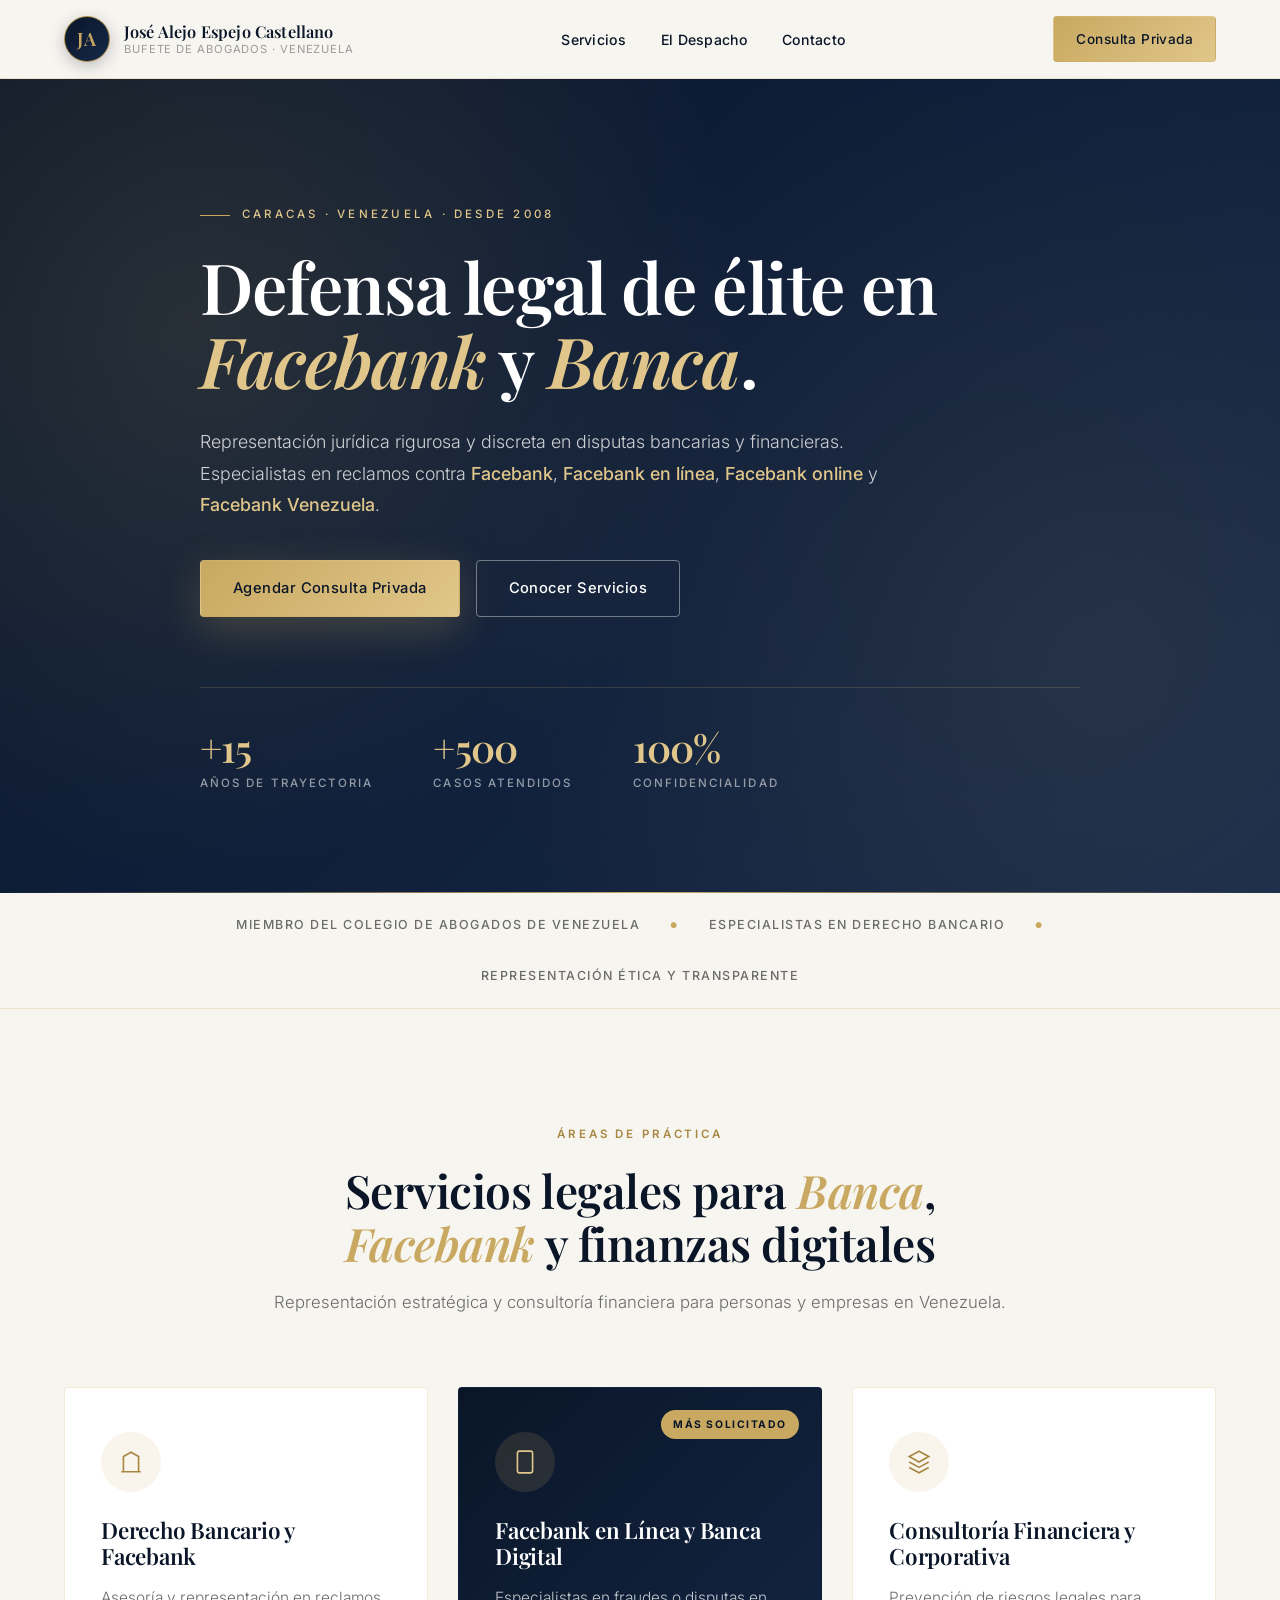
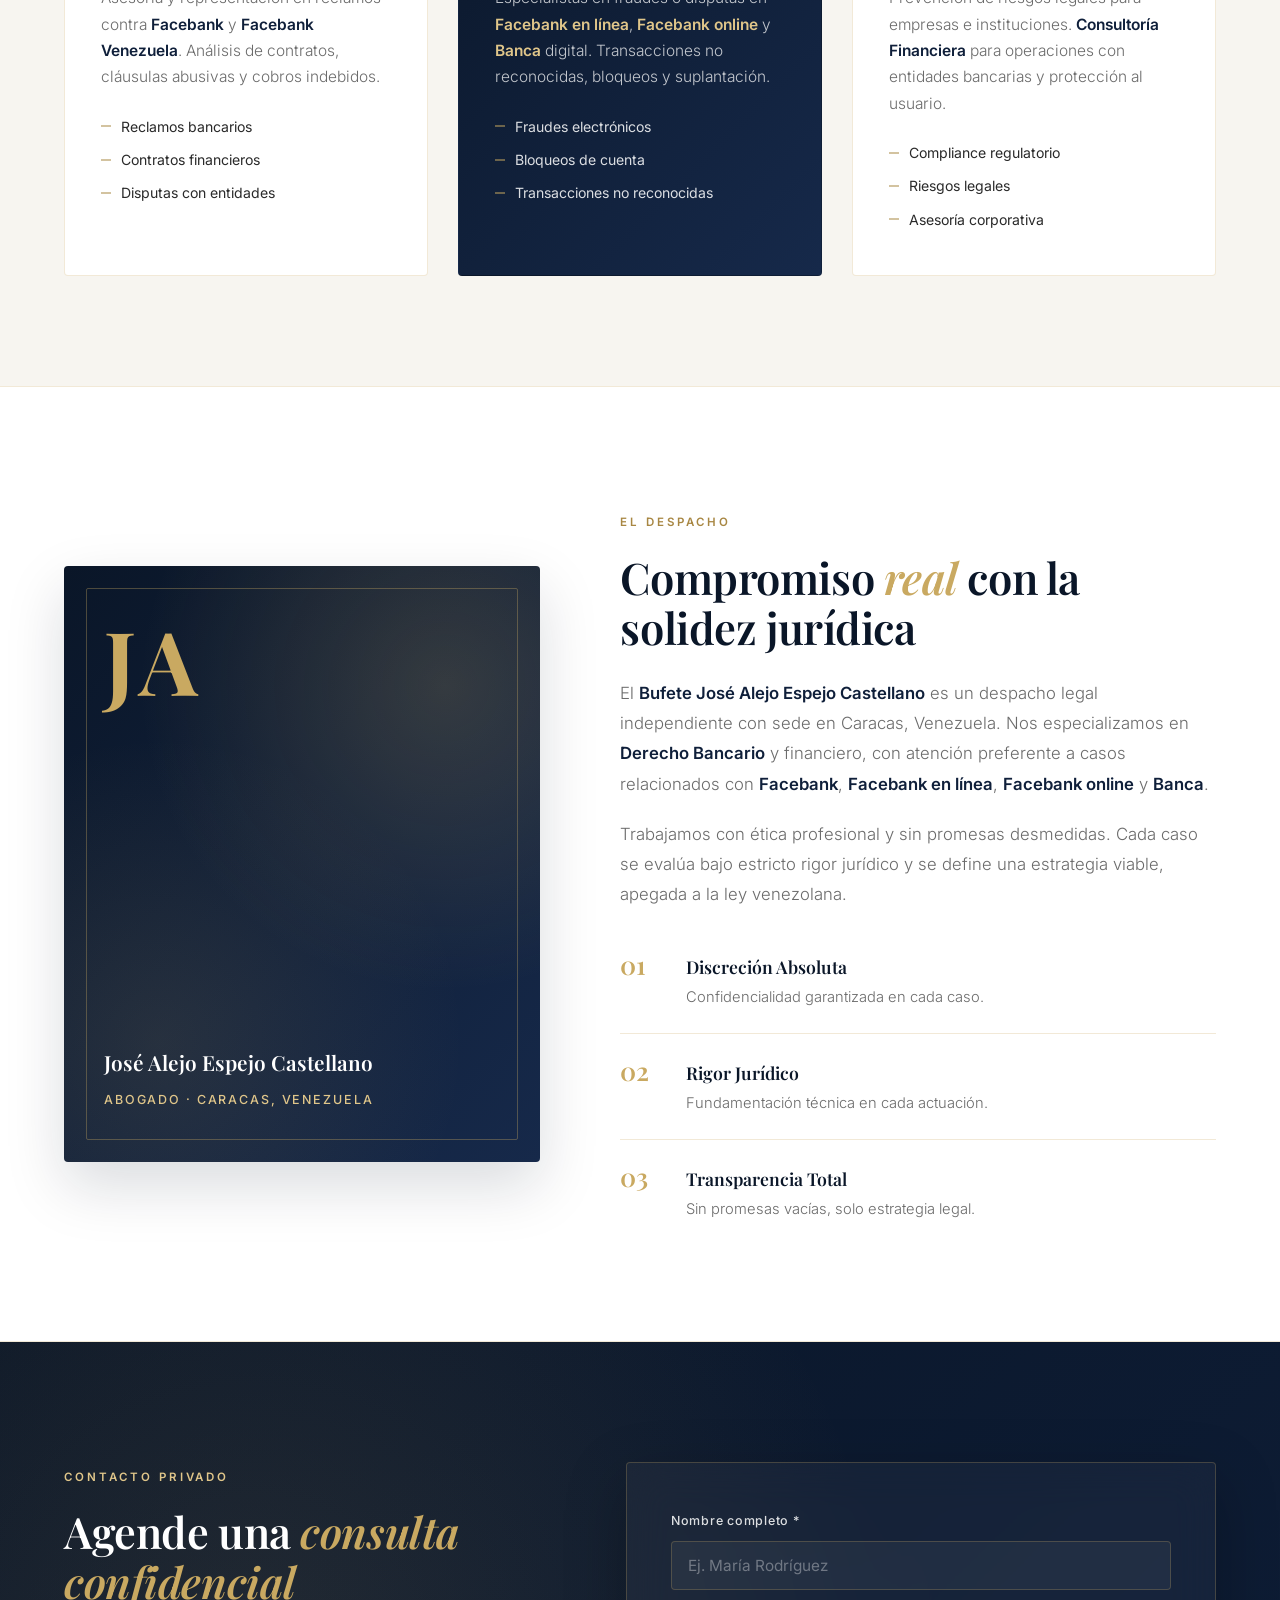
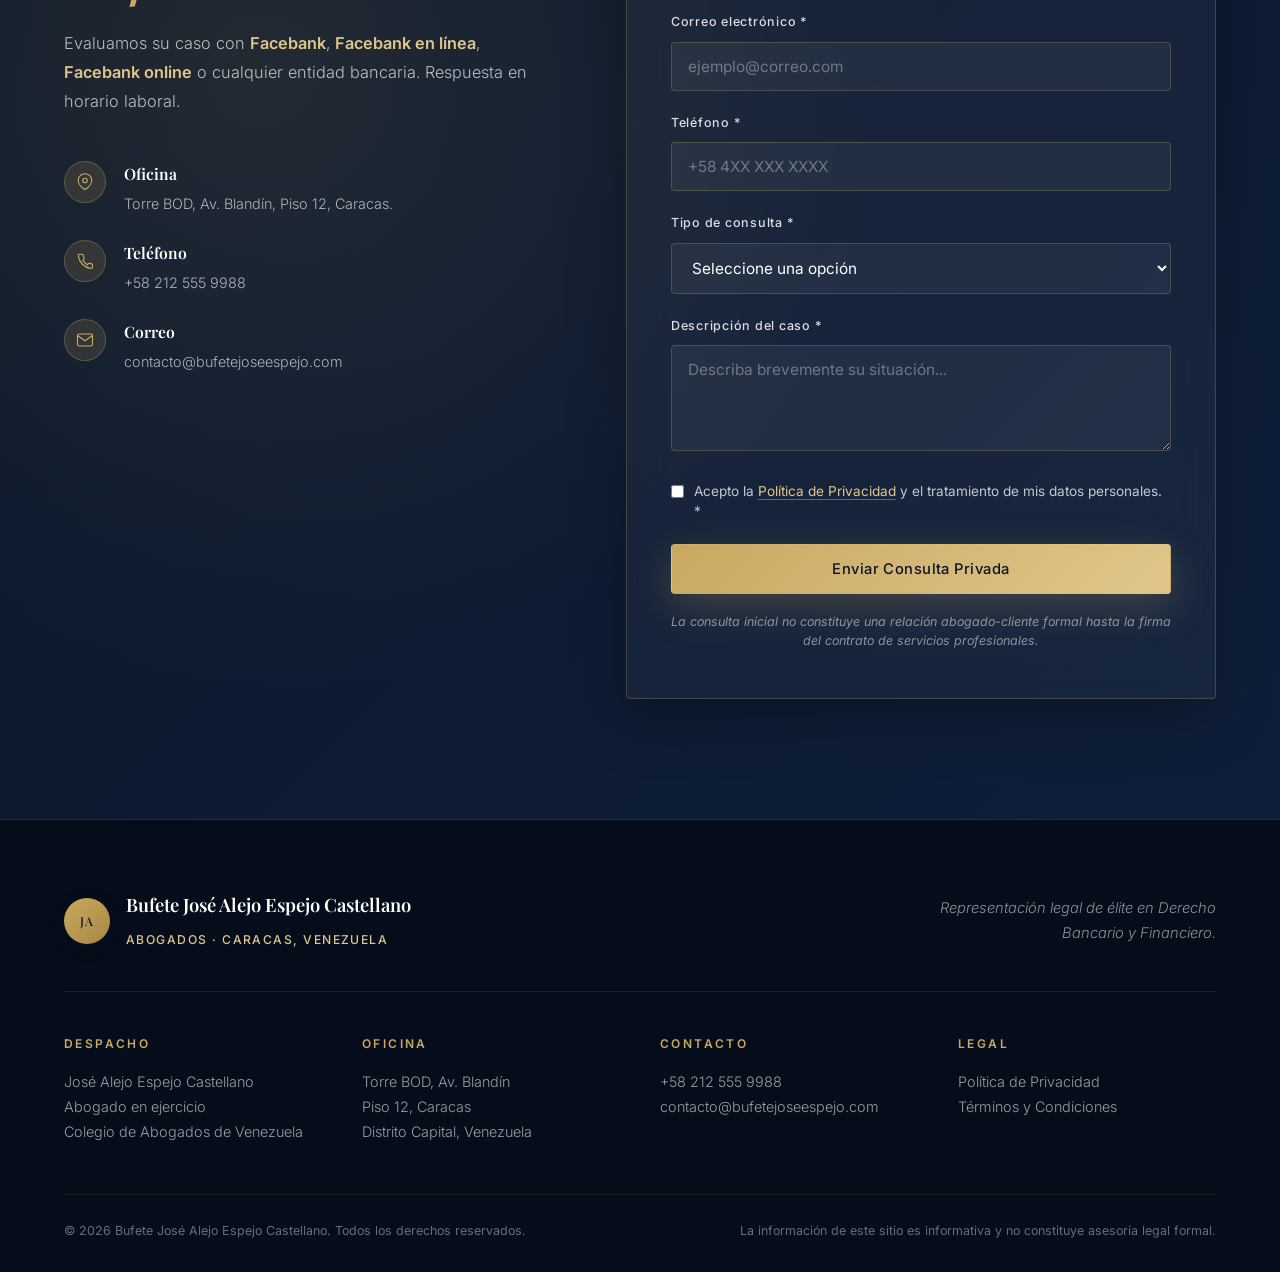
<file: index.html>
<!DOCTYPE html>
<html lang="es">
<head>
    <meta charset="UTF-8">
    <meta name="viewport" content="width=device-width, initial-scale=1.0">
    <title>Bufete Abogado José Alejo Espejo Castellano | Especialistas en Facebank, Facebank en Línea y Banca en Venezuela</title>
    <meta name="description" content="Despacho legal de élite en Caracas, Venezuela. Expertos en derecho bancario, reclamos contra Facebank, Facebank en línea, Facebank online, Facebank Venezuela y Banca. Asesoría ética y transparente.">
    <meta name="keywords" content="Bufete José Alejo Espejo Castellano, Facebank, Facebank en línea, Facebank online, Facebank Venezuela, Banca, Derecho Bancario, Servicios Bancarios, Consultoría Financiera Venezuela">
    <link rel="canonical" href="https://www.bufetejoseespejo.com/">
    <link rel="preconnect" href="https://fonts.googleapis.com">
    <link rel="preconnect" href="https://fonts.gstatic.com" crossorigin>
    <link href="https://fonts.googleapis.com/css2?family=Playfair+Display:wght@500;600;700;800&family=Inter:wght@300;400;500;600;700&display=swap" rel="stylesheet">
    <link rel="stylesheet" href="css/styles.css">
    
    <!-- Datos Estructurados JSON-LD: FinancialService + LegalService -->
    <script type="application/ld+json">
    {
      "@context": "https://schema.org",
      "@graph": [
        {
          "@type": "FinancialService",
          "@id": "https://www.bufetejoseespejo.com/#financialservice",
          "name": "Bufete José Alejo Espejo Castellano - Consultoría Financiera y Banca",
          "description": "Asesoría especializada en Banca, reclamos contra Facebank, Facebank en línea, Facebank online y Facebank Venezuela.",
          "keywords": "Facebank, Facebank en línea, Facebank online, Facebank Venezuela, Banca, Servicios Bancarios, Consultoría Financiera",
          "address": {
            "@type": "PostalAddress",
            "streetAddress": "Torre BOD, Avenida Blandín, Piso 12",
            "addressLocality": "Caracas",
            "addressRegion": "Distrito Capital",
            "postalCode": "1060",
            "addressCountry": "VE"
          },
          "telephone": "+58 212 555 9988",
          "email": "contacto@bufetejoseespejo.com",
          "openingHoursSpecification": {
            "@type": "OpeningHoursSpecification",
            "dayOfWeek": ["Monday", "Tuesday", "Wednesday", "Thursday", "Friday"],
            "opens": "08:30",
            "closes": "18:00"
          }
        },
        {
          "@type": "LegalService",
          "@id": "https://www.bufetejoseespejo.com/#legalservice",
          "name": "Bufete José Alejo Espejo Castellano",
          "description": "Despacho de abogados de élite especializado en Derecho Bancario, Financiero e Inmobiliario en Venezuela.",
          "image": "https://www.bufetejoseespejo.com/images/banner.jpg",
          "url": "https://www.bufetejoseespejo.com/",
          "priceRange": "$$$"
        }
      ]
    }
    </script>
</head>
<body>

    <!-- Header premium -->
    <header class="main-header">
        <div class="container header-container">
            <a href="#inicio" class="logo">
                <span class="logo-monogram">JA</span>
                <div class="logo-text">
                    <strong>José Alejo Espejo Castellano</strong>
                    <small>Bufete de Abogados · Venezuela</small>
                </div>
            </a>
            <nav class="main-nav">
                <a href="#servicios">Servicios</a>
                <a href="#nosotros">El Despacho</a>
                <a href="#contacto">Contacto</a>
            </nav>
            <a href="#contacto" class="btn btn-gold header-btn">Consulta Privada</a>
        </div>
    </header>

    <!-- Hero premium con fondo elegante -->
    <section id="inicio" class="hero">
        <div class="hero-bg-layer"></div>
        <div class="container hero-content">
            <span class="hero-eyebrow">Caracas · Venezuela · Desde 2008</span>
            <h1>
                Defensa legal de élite en <em>Facebank</em> y <em>Banca</em>.
            </h1>
            <p class="hero-lead">
                Representación jurídica rigurosa y discreta en disputas bancarias y financieras. Especialistas en reclamos contra <strong>Facebank</strong>, <strong>Facebank en línea</strong>, <strong>Facebank online</strong> y <strong>Facebank Venezuela</strong>.
            </p>
            <div class="hero-actions">
                <a href="#contacto" class="btn btn-gold">Agendar Consulta Privada</a>
                <a href="#servicios" class="btn btn-outline-light">Conocer Servicios</a>
            </div>
            <div class="hero-stats">
                <div class="stat">
                    <span class="stat-num">+15</span>
                    <span class="stat-lbl">Años de Trayectoria</span>
                </div>
                <div class="stat">
                    <span class="stat-num">+500</span>
                    <span class="stat-lbl">Casos Atendidos</span>
                </div>
                <div class="stat">
                    <span class="stat-num">100%</span>
                    <span class="stat-lbl">Confidencialidad</span>
                </div>
            </div>
        </div>
    </section>

    <!-- Franja de confianza -->
    <div class="trust-bar">
        <div class="container trust-content">
            <span>Miembro del Colegio de Abogados de Venezuela</span>
            <span class="dot">●</span>
            <span>Especialistas en Derecho Bancario</span>
            <span class="dot">●</span>
            <span>Representación Ética y Transparente</span>
        </div>
    </div>

    <!-- Servicios -->
    <section id="servicios" class="services">
        <div class="container">
            <div class="section-header">
                <span class="eyebrow">Áreas de Práctica</span>
                <h2>Servicios legales para <em>Banca</em>, <em>Facebank</em> y finanzas digitales</h2>
                <p class="section-sub">Representación estratégica y consultoría financiera para personas y empresas en Venezuela.</p>
            </div>

            <div class="services-grid">
                <article class="service-card">
                    <div class="card-icon">
                        <svg viewBox="0 0 24 24" fill="none" stroke="currentColor" stroke-width="1.5">
                            <path d="M3 21h18M5 21V7l7-4 7 4v14M9 9h.01M9 13h.01M9 17h.01M15 9h.01M15 13h.01M15 17h.01"/>
                        </svg>
                    </div>
                    <h3>Derecho Bancario y Facebank</h3>
                    <p>Asesoría y representación en reclamos contra <strong>Facebank</strong> y <strong>Facebank Venezuela</strong>. Análisis de contratos, cláusulas abusivas y cobros indebidos.</p>
                    <ul class="card-list">
                        <li>Reclamos bancarios</li>
                        <li>Contratos financieros</li>
                        <li>Disputas con entidades</li>
                    </ul>
                </article>

                <article class="service-card featured">
                    <span class="card-badge">Más Solicitado</span>
                    <div class="card-icon">
                        <svg viewBox="0 0 24 24" fill="none" stroke="currentColor" stroke-width="1.5">
                            <rect x="5" y="2" width="14" height="20" rx="2"/>
                            <path d="M12 18h.01"/>
                        </svg>
                    </div>
                    <h3>Facebank en Línea y Banca Digital</h3>
                    <p>Especialistas en fraudes o disputas en <strong>Facebank en línea</strong>, <strong>Facebank online</strong> y <strong>Banca</strong> digital. Transacciones no reconocidas, bloqueos y suplantación.</p>
                    <ul class="card-list">
                        <li>Fraudes electrónicos</li>
                        <li>Bloqueos de cuenta</li>
                        <li>Transacciones no reconocidas</li>
                    </ul>
                </article>

                <article class="service-card">
                    <div class="card-icon">
                        <svg viewBox="0 0 24 24" fill="none" stroke="currentColor" stroke-width="1.5">
                            <path d="M12 2L3 7l9 5 9-5-9-5zM3 17l9 5 9-5M3 12l9 5 9-5"/>
                        </svg>
                    </div>
                    <h3>Consultoría Financiera y Corporativa</h3>
                    <p>Prevención de riesgos legales para empresas e instituciones. <strong>Consultoría Financiera</strong> para operaciones con entidades bancarias y protección al usuario.</p>
                    <ul class="card-list">
                        <li>Compliance regulatorio</li>
                        <li>Riesgos legales</li>
                        <li>Asesoría corporativa</li>
                    </ul>
                </article>
            </div>
        </div>
    </section>

    <!-- Nosotros -->
    <section id="nosotros" class="about">
        <div class="container about-grid">
            <div class="about-visual">
                <div class="about-frame">
                    <span class="frame-mark">JA</span>
                    <div class="frame-caption">
                        <strong>José Alejo Espejo Castellano</strong>
                        <span>Abogado · Caracas, Venezuela</span>
                    </div>
                </div>
            </div>
            <div class="about-text">
                <span class="eyebrow">El Despacho</span>
                <h2>Compromiso <em>real</em> con la solidez jurídica</h2>
                <p>El <strong>Bufete José Alejo Espejo Castellano</strong> es un despacho legal independiente con sede en Caracas, Venezuela. Nos especializamos en <strong>Derecho Bancario</strong> y financiero, con atención preferente a casos relacionados con <strong>Facebank</strong>, <strong>Facebank en línea</strong>, <strong>Facebank online</strong> y <strong>Banca</strong>.</p>
                <p>Trabajamos con ética profesional y sin promesas desmedidas. Cada caso se evalúa bajo estricto rigor jurídico y se define una estrategia viable, apegada a la ley venezolana.</p>
                <div class="about-values">
                    <div class="value">
                        <span class="value-num">01</span>
                        <div>
                            <strong>Discreción Absoluta</strong>
                            <p>Confidencialidad garantizada en cada caso.</p>
                        </div>
                    </div>
                    <div class="value">
                        <span class="value-num">02</span>
                        <div>
                            <strong>Rigor Jurídico</strong>
                            <p>Fundamentación técnica en cada actuación.</p>
                        </div>
                    </div>
                    <div class="value">
                        <span class="value-num">03</span>
                        <div>
                            <strong>Transparencia Total</strong>
                            <p>Sin promesas vacías, solo estrategia legal.</p>
                        </div>
                    </div>
                </div>
            </div>
        </div>
    </section>

    <!-- Contacto -->
    <section id="contacto" class="contact">
        <div class="container contact-grid">
            <div class="contact-info">
                <span class="eyebrow light">Contacto Privado</span>
                <h2>Agende una <em>consulta confidencial</em></h2>
                <p>Evaluamos su caso con <strong>Facebank</strong>, <strong>Facebank en línea</strong>, <strong>Facebank online</strong> o cualquier entidad bancaria. Respuesta en horario laboral.</p>

                <ul class="contact-list">
                    <li>
                        <span class="contact-icon">
                            <svg viewBox="0 0 24 24" fill="none" stroke="currentColor" stroke-width="1.5"><path d="M21 10c0 7-9 12-9 12s-9-5-9-12a9 9 0 1118 0z"/><circle cx="12" cy="10" r="3"/></svg>
                        </span>
                        <div>
                            <strong>Oficina</strong>
                            <span>Torre BOD, Av. Blandín, Piso 12, Caracas.</span>
                        </div>
                    </li>
                    <li>
                        <span class="contact-icon">
                            <svg viewBox="0 0 24 24" fill="none" stroke="currentColor" stroke-width="1.5"><path d="M22 16.92v3a2 2 0 01-2.18 2A19.79 19.79 0 013 5.18 2 2 0 015 3h3a2 2 0 012 1.72c.13.96.36 1.9.7 2.81a2 2 0 01-.45 2.11L9.09 10.91a16 16 0 006 6l1.27-1.27a2 2 0 012.11-.45c.91.34 1.85.57 2.81.7A2 2 0 0122 16.92z"/></svg>
                        </span>
                        <div>
                            <strong>Teléfono</strong>
                            <span>+58 212 555 9988</span>
                        </div>
                    </li>
                    <li>
                        <span class="contact-icon">
                            <svg viewBox="0 0 24 24" fill="none" stroke="currentColor" stroke-width="1.5"><path d="M4 4h16c1.1 0 2 .9 2 2v12c0 1.1-.9 2-2 2H4c-1.1 0-2-.9-2-2V6c0-1.1.9-2 2-2z"/><path d="M22 6l-10 7L2 6"/></svg>
                        </span>
                        <div>
                            <strong>Correo</strong>
                            <span>contacto@bufetejoseespejo.com</span>
                        </div>
                    </li>
                </ul>
            </div>

            <div class="contact-form-wrap">
                <form action="#" method="POST" class="contact-form">
                    <div class="form-row">
                        <label for="nombre">Nombre completo *</label>
                        <input type="text" id="nombre" name="nombre" required placeholder="Ej. María Rodríguez">
                    </div>
                    <div class="form-row">
                        <label for="email">Correo electrónico *</label>
                        <input type="email" id="email" name="email" required placeholder="ejemplo@correo.com">
                    </div>
                    <div class="form-row">
                        <label for="telefono">Teléfono *</label>
                        <input type="tel" id="telefono" name="telefono" required placeholder="+58 4XX XXX XXXX">
                    </div>
                    <div class="form-row">
                        <label for="tipo_tramite">Tipo de consulta *</label>
                        <select id="tipo_tramite" name="tipo_tramite" required>
                            <option value="">Seleccione una opción</option>
                            <option value="facebank">Disputa con Facebank</option>
                            <option value="facebank_online">Facebank en Línea / Facebank Online</option>
                            <option value="banca">Derecho Bancario y Banca</option>
                            <option value="consultoria">Consultoría Financiera</option>
                            <option value="otro">Otro asunto legal</option>
                        </select>
                    </div>
                    <div class="form-row">
                        <label for="mensaje">Descripción del caso *</label>
                        <textarea id="mensaje" name="mensaje" rows="4" required placeholder="Describa brevemente su situación..."></textarea>
                    </div>
                    <div class="form-row checkbox-row">
                        <input type="checkbox" id="privacidad" name="privacidad" required>
                        <label for="privacidad">Acepto la <a href="privacidad.html" target="_blank">Política de Privacidad</a> y el tratamiento de mis datos personales. *</label>
                    </div>
                    <button type="submit" class="btn btn-gold btn-block">Enviar Consulta Privada</button>
                    <p class="legal-note">La consulta inicial no constituye una relación abogado-cliente formal hasta la firma del contrato de servicios profesionales.</p>
                </form>
            </div>
        </div>
    </section>

    <!-- Footer -->
    <footer class="main-footer">
        <div class="container">
            <div class="footer-top">
                <div class="footer-brand">
                    <span class="logo-monogram light">JA</span>
                    <div>
                        <strong>Bufete José Alejo Espejo Castellano</strong>
                        <span>Abogados · Caracas, Venezuela</span>
                    </div>
                </div>
                <p class="footer-tag">Representación legal de élite en Derecho Bancario y Financiero.</p>
            </div>
            <div class="footer-grid">
                <div class="f-col">
                    <h4>Despacho</h4>
                    <p>José Alejo Espejo Castellano<br>Abogado en ejercicio<br>Colegio de Abogados de Venezuela</p>
                </div>
                <div class="f-col">
                    <h4>Oficina</h4>
                    <p>Torre BOD, Av. Blandín<br>Piso 12, Caracas<br>Distrito Capital, Venezuela</p>
                </div>
                <div class="f-col">
                    <h4>Contacto</h4>
                    <p>+58 212 555 9988<br>contacto@bufetejoseespejo.com</p>
                </div>
                <div class="f-col">
                    <h4>Legal</h4>
                    <p>
                        <a href="privacidad.html">Política de Privacidad</a><br>
                        <a href="terminos.html">Términos y Condiciones</a>
                    </p>
                </div>
            </div>
            <div class="footer-bottom">
                <span>© 2026 Bufete José Alejo Espejo Castellano. Todos los derechos reservados.</span>
                <span>La información de este sitio es informativa y no constituye asesoría legal formal.</span>
            </div>
        </div>
    </footer>

</body>
</html>
</file>
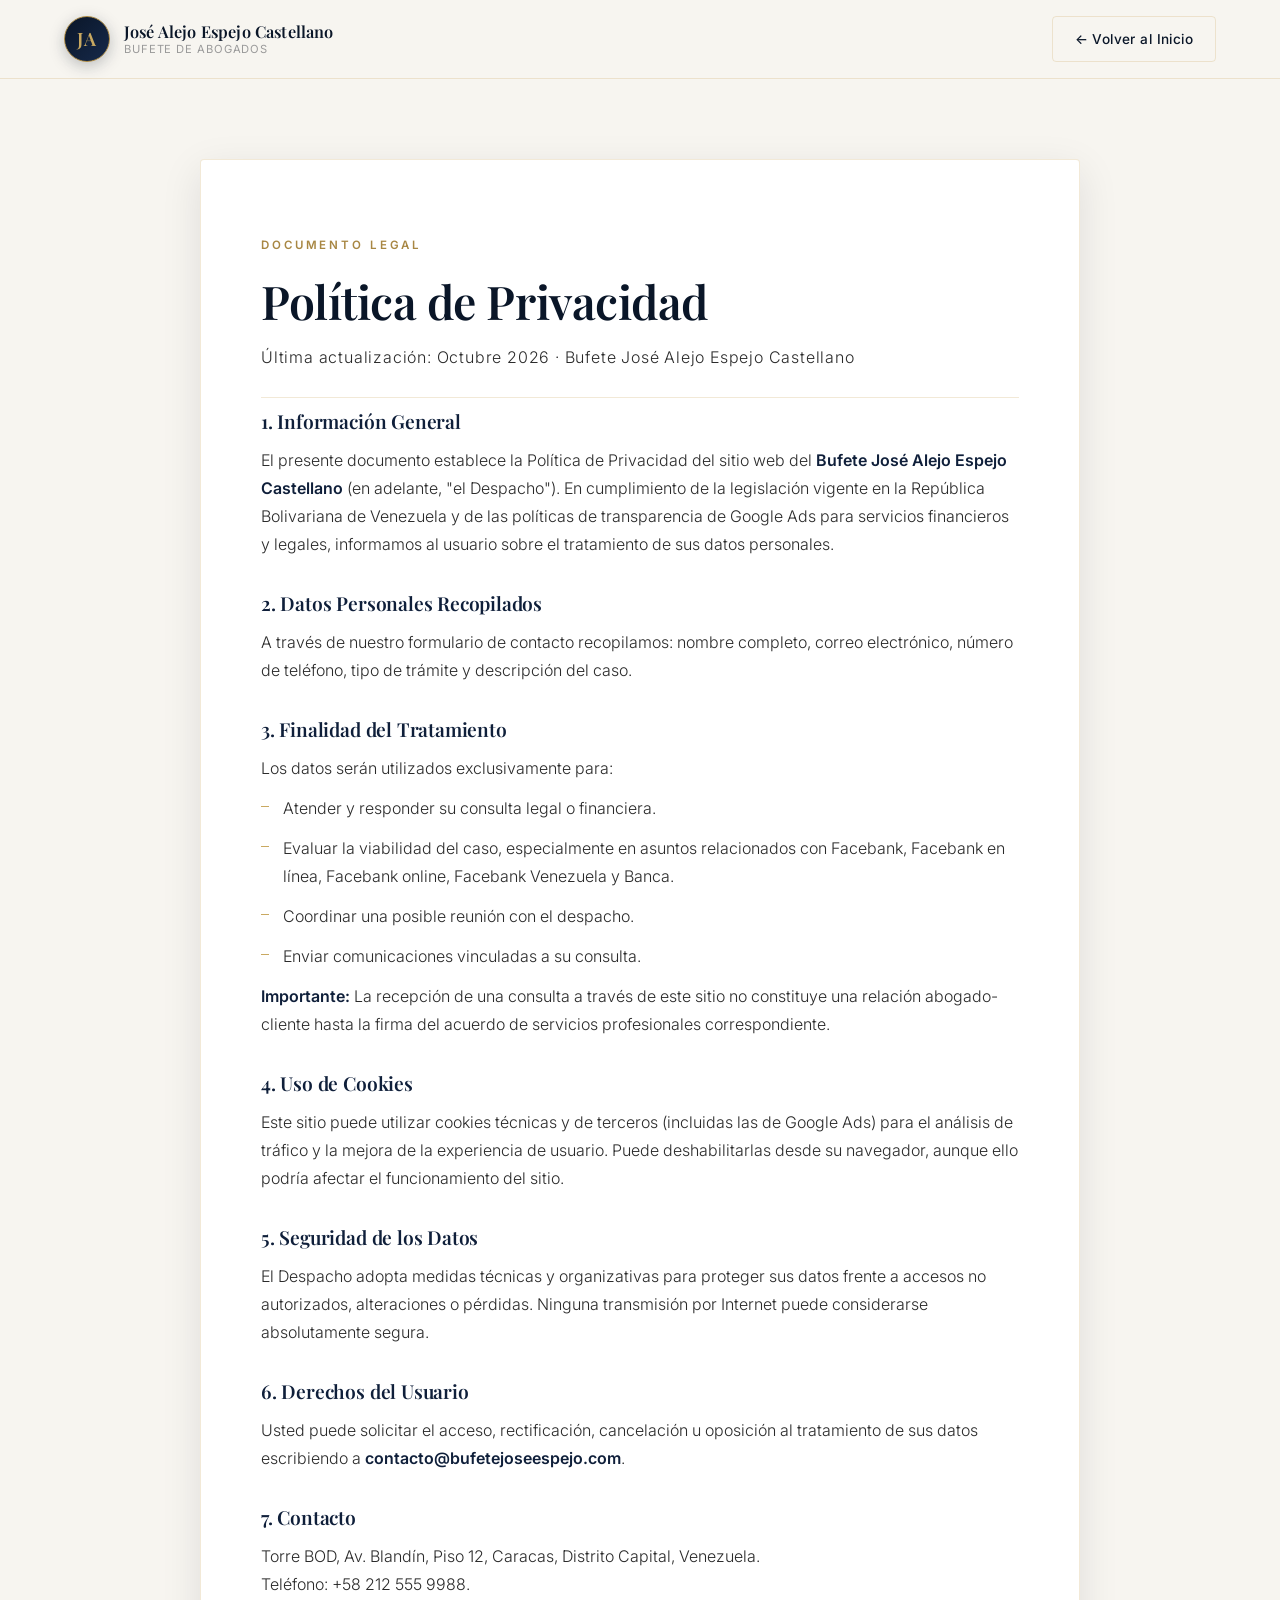
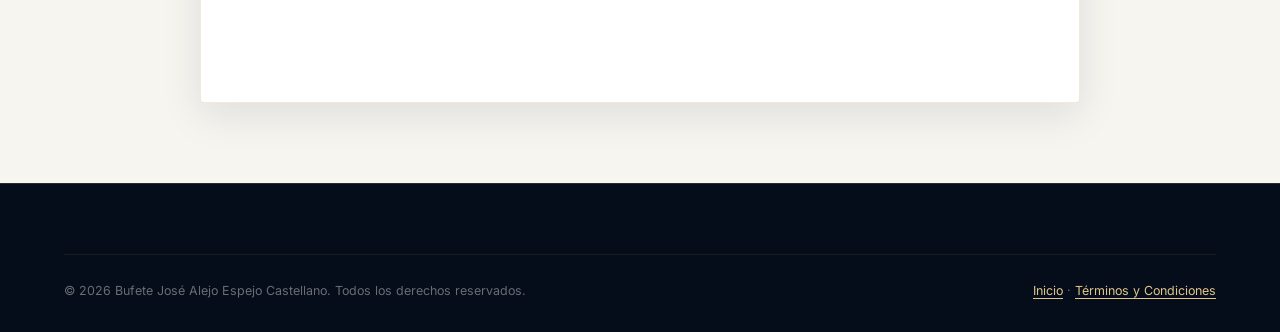
<file: privacidad.html>
<!DOCTYPE html>
<html lang="es">
<head>
    <meta charset="UTF-8">
    <meta name="viewport" content="width=device-width, initial-scale=1.0">
    <title>Política de Privacidad | Bufete José Alejo Espejo Castellano</title>
    <meta name="description" content="Política de Privacidad del Bufete José Alejo Espejo Castellano. Tratamiento de datos personales en servicios legales y financieros en Venezuela.">
    <meta name="robots" content="noindex, follow">
    <link rel="preconnect" href="https://fonts.googleapis.com">
    <link rel="preconnect" href="https://fonts.gstatic.com" crossorigin>
    <link href="https://fonts.googleapis.com/css2?family=Playfair+Display:wght@500;600;700&family=Inter:wght@300;400;500;600;700&display=swap" rel="stylesheet">
    <link rel="stylesheet" href="css/styles.css">
</head>
<body>

    <header class="main-header">
        <div class="container header-container">
            <a href="index.html" class="logo">
                <span class="logo-monogram">JA</span>
                <div class="logo-text">
                    <strong>José Alejo Espejo Castellano</strong>
                    <small>Bufete de Abogados</small>
                </div>
            </a>
            <a href="index.html" class="btn btn-outline-dark header-btn">← Volver al Inicio</a>
        </div>
    </header>

    <main class="legal-page">
        <div class="container legal-container">
            <span class="eyebrow">Documento Legal</span>
            <h1>Política de Privacidad</h1>
            <p class="legal-meta">Última actualización: Octubre 2026 · Bufete José Alejo Espejo Castellano</p>

            <section>
                <h3>1. Información General</h3>
                <p>El presente documento establece la Política de Privacidad del sitio web del <strong>Bufete José Alejo Espejo Castellano</strong> (en adelante, "el Despacho"). En cumplimiento de la legislación vigente en la República Bolivariana de Venezuela y de las políticas de transparencia de Google Ads para servicios financieros y legales, informamos al usuario sobre el tratamiento de sus datos personales.</p>
            </section>

            <section>
                <h3>2. Datos Personales Recopilados</h3>
                <p>A través de nuestro formulario de contacto recopilamos: nombre completo, correo electrónico, número de teléfono, tipo de trámite y descripción del caso.</p>
            </section>

            <section>
                <h3>3. Finalidad del Tratamiento</h3>
                <p>Los datos serán utilizados exclusivamente para:</p>
                <ul>
                    <li>Atender y responder su consulta legal o financiera.</li>
                    <li>Evaluar la viabilidad del caso, especialmente en asuntos relacionados con Facebank, Facebank en línea, Facebank online, Facebank Venezuela y Banca.</li>
                    <li>Coordinar una posible reunión con el despacho.</li>
                    <li>Enviar comunicaciones vinculadas a su consulta.</li>
                </ul>
                <p><strong>Importante:</strong> La recepción de una consulta a través de este sitio no constituye una relación abogado-cliente hasta la firma del acuerdo de servicios profesionales correspondiente.</p>
            </section>

            <section>
                <h3>4. Uso de Cookies</h3>
                <p>Este sitio puede utilizar cookies técnicas y de terceros (incluidas las de Google Ads) para el análisis de tráfico y la mejora de la experiencia de usuario. Puede deshabilitarlas desde su navegador, aunque ello podría afectar el funcionamiento del sitio.</p>
            </section>

            <section>
                <h3>5. Seguridad de los Datos</h3>
                <p>El Despacho adopta medidas técnicas y organizativas para proteger sus datos frente a accesos no autorizados, alteraciones o pérdidas. Ninguna transmisión por Internet puede considerarse absolutamente segura.</p>
            </section>

            <section>
                <h3>6. Derechos del Usuario</h3>
                <p>Usted puede solicitar el acceso, rectificación, cancelación u oposición al tratamiento de sus datos escribiendo a <strong>contacto@bufetejoseespejo.com</strong>.</p>
            </section>

            <section>
                <h3>7. Contacto</h3>
                <p>Torre BOD, Av. Blandín, Piso 12, Caracas, Distrito Capital, Venezuela.<br>Teléfono: +58 212 555 9988.</p>
            </section>
        </div>
    </main>

    <footer class="main-footer">
        <div class="container footer-bottom">
            <span>© 2026 Bufete José Alejo Espejo Castellano. Todos los derechos reservados.</span>
            <span><a href="index.html">Inicio</a> · <a href="terminos.html">Términos y Condiciones</a></span>
        </div>
    </footer>

</body>
</html>
</file>
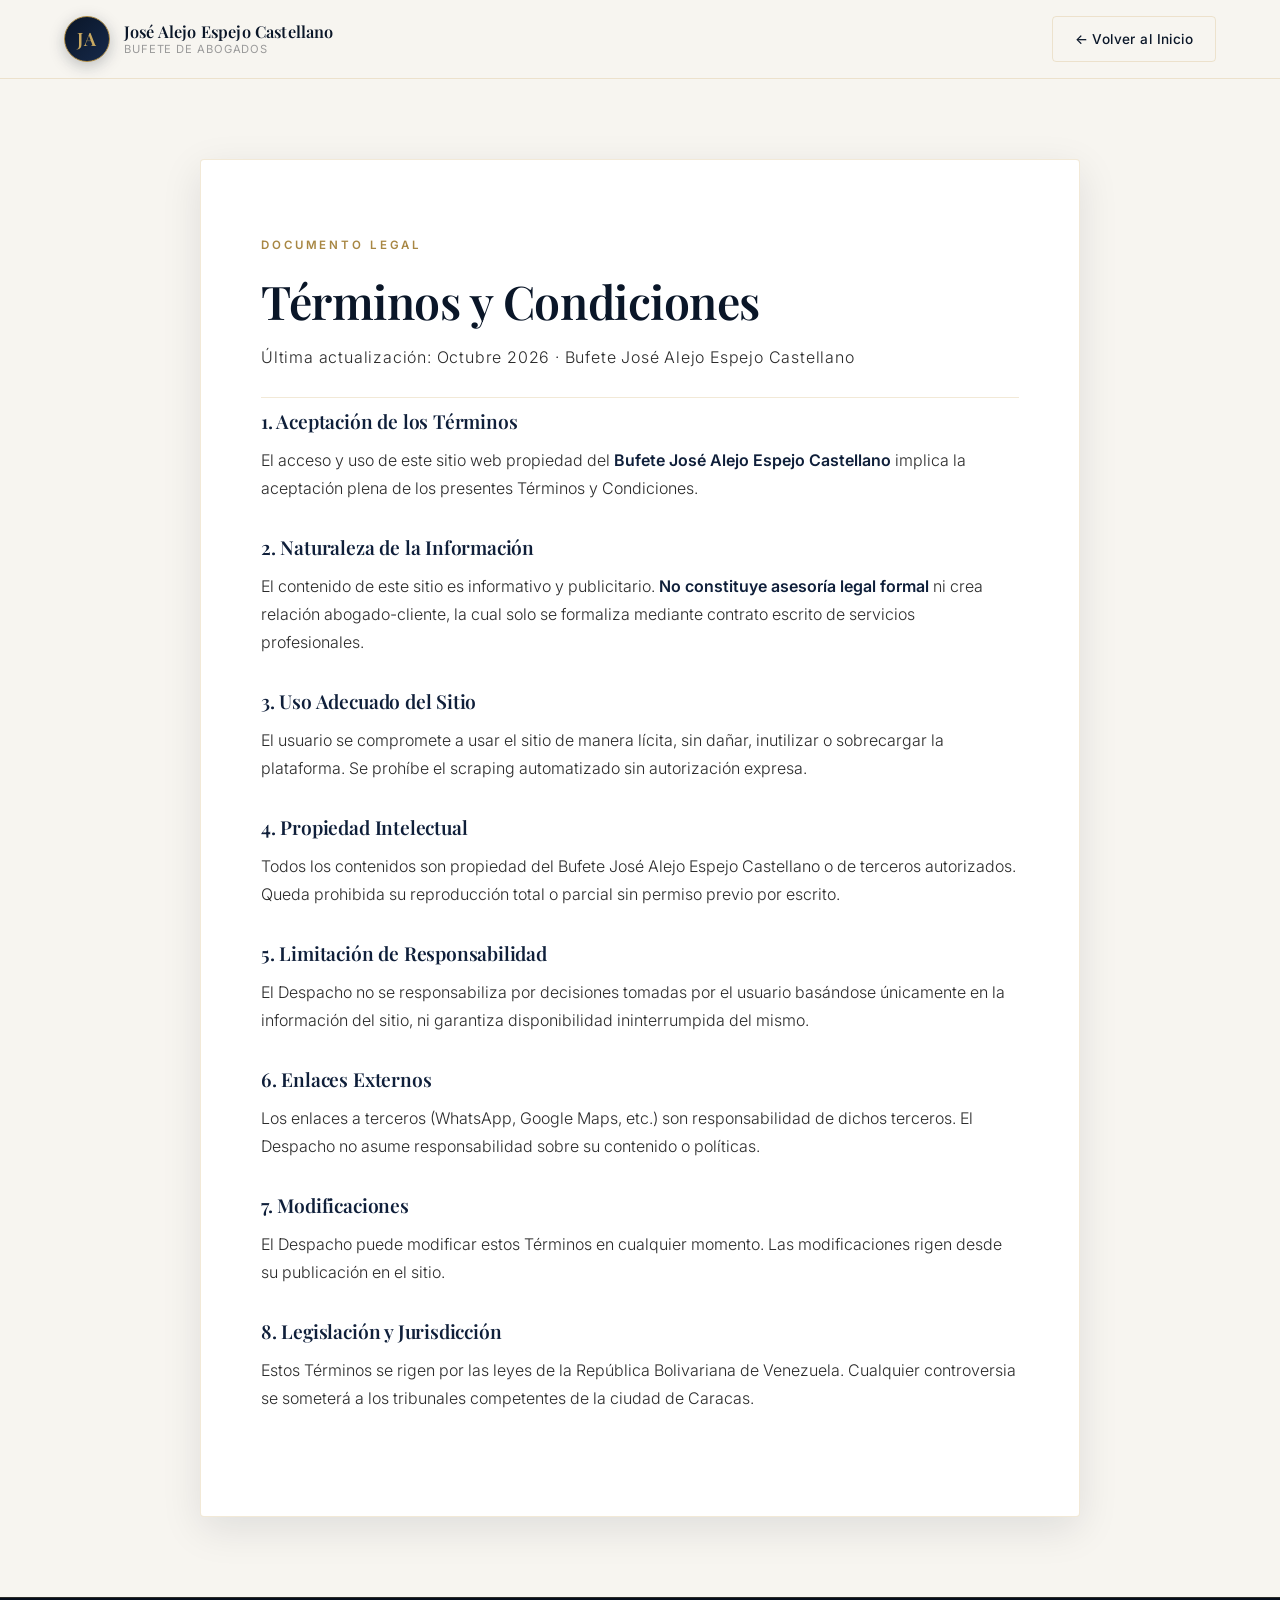
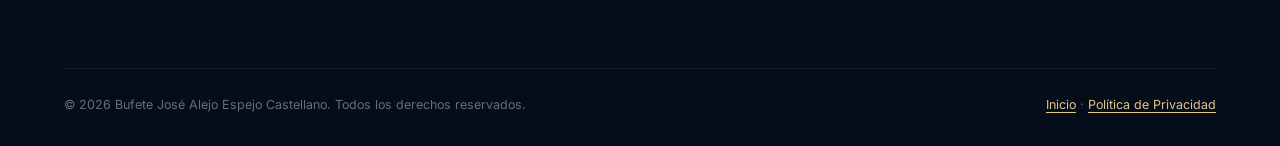
<file: terminos.html>
<!DOCTYPE html>
<html lang="es">
<head>
    <meta charset="UTF-8">
    <meta name="viewport" content="width=device-width, initial-scale=1.0">
    <title>Términos y Condiciones | Bufete José Alejo Espejo Castellano</title>
    <meta name="description" content="Términos y Condiciones de uso del sitio web del Bufete José Alejo Espejo Castellano.">
    <meta name="robots" content="noindex, follow">
    <link rel="preconnect" href="https://fonts.googleapis.com">
    <link rel="preconnect" href="https://fonts.gstatic.com" crossorigin>
    <link href="https://fonts.googleapis.com/css2?family=Playfair+Display:wght@500;600;700&family=Inter:wght@300;400;500;600;700&display=swap" rel="stylesheet">
    <link rel="stylesheet" href="css/styles.css">
</head>
<body>

    <header class="main-header">
        <div class="container header-container">
            <a href="index.html" class="logo">
                <span class="logo-monogram">JA</span>
                <div class="logo-text">
                    <strong>José Alejo Espejo Castellano</strong>
                    <small>Bufete de Abogados</small>
                </div>
            </a>
            <a href="index.html" class="btn btn-outline-dark header-btn">← Volver al Inicio</a>
        </div>
    </header>

    <main class="legal-page">
        <div class="container legal-container">
            <span class="eyebrow">Documento Legal</span>
            <h1>Términos y Condiciones</h1>
            <p class="legal-meta">Última actualización: Octubre 2026 · Bufete José Alejo Espejo Castellano</p>

            <section>
                <h3>1. Aceptación de los Términos</h3>
                <p>El acceso y uso de este sitio web propiedad del <strong>Bufete José Alejo Espejo Castellano</strong> implica la aceptación plena de los presentes Términos y Condiciones.</p>
            </section>

            <section>
                <h3>2. Naturaleza de la Información</h3>
                <p>El contenido de este sitio es informativo y publicitario. <strong>No constituye asesoría legal formal</strong> ni crea relación abogado-cliente, la cual solo se formaliza mediante contrato escrito de servicios profesionales.</p>
            </section>

            <section>
                <h3>3. Uso Adecuado del Sitio</h3>
                <p>El usuario se compromete a usar el sitio de manera lícita, sin dañar, inutilizar o sobrecargar la plataforma. Se prohíbe el scraping automatizado sin autorización expresa.</p>
            </section>

            <section>
                <h3>4. Propiedad Intelectual</h3>
                <p>Todos los contenidos son propiedad del Bufete José Alejo Espejo Castellano o de terceros autorizados. Queda prohibida su reproducción total o parcial sin permiso previo por escrito.</p>
            </section>

            <section>
                <h3>5. Limitación de Responsabilidad</h3>
                <p>El Despacho no se responsabiliza por decisiones tomadas por el usuario basándose únicamente en la información del sitio, ni garantiza disponibilidad ininterrumpida del mismo.</p>
            </section>

            <section>
                <h3>6. Enlaces Externos</h3>
                <p>Los enlaces a terceros (WhatsApp, Google Maps, etc.) son responsabilidad de dichos terceros. El Despacho no asume responsabilidad sobre su contenido o políticas.</p>
            </section>

            <section>
                <h3>7. Modificaciones</h3>
                <p>El Despacho puede modificar estos Términos en cualquier momento. Las modificaciones rigen desde su publicación en el sitio.</p>
            </section>

            <section>
                <h3>8. Legislación y Jurisdicción</h3>
                <p>Estos Términos se rigen por las leyes de la República Bolivariana de Venezuela. Cualquier controversia se someterá a los tribunales competentes de la ciudad de Caracas.</p>
            </section>
        </div>
    </main>

    <footer class="main-footer">
        <div class="container footer-bottom">
            <span>© 2026 Bufete José Alejo Espejo Castellano. Todos los derechos reservados.</span>
            <span><a href="index.html">Inicio</a> · <a href="privacidad.html">Política de Privacidad</a></span>
        </div>
    </footer>

</body>
</html>
</file>
<file: css/styles.css>
/* ==========================================================================
   BUFETE JOSÉ ALEJO ESPEJO CASTELLANO · PREMIUM LUXURY
   Paleta: Azul Noche + Dorado Champagne + Blanco Hueso
   ========================================================================== */
:root {
    --navy-900: #0A1628;
    --navy-800: #0F1F3A;
    --navy-700: #16294A;
    --navy-600: #1E3559;
    --gold: #C9A961;
    --gold-light: #E0C68A;
    --gold-dark: #A88743;
    --bone: #F7F5F0;
    --white: #FFFFFF;
    --text: #2A2A2A;
    --text-light: #6B6B6B;
    --text-muted: #9A9A9A;
    --border: rgba(201, 169, 97, 0.25);
    --font-display: 'Playfair Display', Georgia, serif;
    --font-body: 'Inter', -apple-system, BlinkMacSystemFont, sans-serif;
    --shadow-sm: 0 4px 20px rgba(10, 22, 40, 0.06);
    --shadow-md: 0 12px 40px rgba(10, 22, 40, 0.10);
    --shadow-lg: 0 24px 60px rgba(10, 22, 40, 0.15);
    --shadow-gold: 0 12px 40px rgba(201, 169, 97, 0.25);
    --radius: 4px;
    --transition: all 0.35s cubic-bezier(0.4, 0, 0.2, 1);
}

* { margin: 0; padding: 0; box-sizing: border-box; }

html { scroll-behavior: smooth; }

body {
    font-family: var(--font-body);
    background-color: var(--bone);
    color: var(--text);
    line-height: 1.65;
    font-size: 16px;
    -webkit-font-smoothing: antialiased;
    -moz-osx-font-smoothing: grayscale;
}

a {
    color: inherit;
    text-decoration: none;
    transition: var(--transition);
}

ul { list-style: none; }

img { max-width: 100%; display: block; }

.container {
    width: 90%;
    max-width: 1240px;
    margin: 0 auto;
}

/* ==========================================================================
   TIPOGRAFÍA
   ========================================================================== */
h1, h2, h3, h4 {
    font-family: var(--font-display);
    font-weight: 600;
    line-height: 1.15;
    letter-spacing: -0.01em;
    color: var(--navy-900);
}

h1 em, h2 em, h3 em {
    color: var(--gold);
    font-style: italic;
    font-weight: 600;
}

.eyebrow {
    display: inline-block;
    font-family: var(--font-body);
    font-size: 0.72rem;
    font-weight: 600;
    letter-spacing: 0.25em;
    color: var(--gold-dark);
    text-transform: uppercase;
    margin-bottom: 20px;
}

.eyebrow.light { color: var(--gold-light); }

/* ==========================================================================
   BOTONES
   ========================================================================== */
.btn {
    display: inline-flex;
    align-items: center;
    justify-content: center;
    gap: 8px;
    padding: 15px 32px;
    font-family: var(--font-body);
    font-weight: 500;
    font-size: 0.92rem;
    letter-spacing: 0.03em;
    border: 1px solid transparent;
    border-radius: var(--radius);
    cursor: pointer;
    transition: var(--transition);
    text-align: center;
    white-space: nowrap;
}

.btn-gold {
    background: linear-gradient(135deg, var(--gold) 0%, var(--gold-light) 100%);
    color: var(--navy-900);
    box-shadow: var(--shadow-gold);
}

.btn-gold:hover {
    background: linear-gradient(135deg, var(--gold-dark) 0%, var(--gold) 100%);
    transform: translateY(-2px);
    box-shadow: 0 18px 50px rgba(201, 169, 97, 0.35);
}

.btn-outline-light {
    background: transparent;
    color: var(--white);
    border: 1px solid rgba(255, 255, 255, 0.4);
    backdrop-filter: blur(10px);
}

.btn-outline-light:hover {
    background: rgba(255, 255, 255, 0.1);
    border-color: var(--gold-light);
    color: var(--gold-light);
}

.btn-outline-dark {
    background: transparent;
    color: var(--navy-900);
    border: 1px solid var(--border);
    padding: 10px 20px;
    font-size: 0.82rem;
}

.btn-outline-dark:hover {
    background: var(--navy-900);
    color: var(--gold);
    border-color: var(--navy-900);
}

.btn-block { width: 100%; }

/* ==========================================================================
   HEADER
   ========================================================================== */
.main-header {
    position: sticky;
    top: 0;
    z-index: 1000;
    background: rgba(247, 245, 240, 0.85);
    backdrop-filter: blur(20px);
    -webkit-backdrop-filter: blur(20px);
    border-bottom: 1px solid var(--border);
    padding: 16px 0;
}

.header-container {
    display: flex;
    justify-content: space-between;
    align-items: center;
    gap: 20px;
}

.logo {
    display: flex;
    align-items: center;
    gap: 14px;
}

.logo-monogram {
    display: inline-flex;
    align-items: center;
    justify-content: center;
    width: 46px;
    height: 46px;
    background: linear-gradient(135deg, var(--navy-900) 0%, var(--navy-700) 100%);
    color: var(--gold);
    font-family: var(--font-display);
    font-size: 1.15rem;
    font-weight: 600;
    border-radius: 50%;
    letter-spacing: 0.05em;
    box-shadow: 0 4px 15px rgba(10, 22, 40, 0.25);
    border: 1px solid var(--gold-dark);
}

.logo-monogram.light {
    background: linear-gradient(135deg, var(--gold) 0%, var(--gold-dark) 100%);
    color: var(--navy-900);
    border: none;
}

.logo-text {
    display: flex;
    flex-direction: column;
    line-height: 1.15;
}

.logo-text strong {
    font-family: var(--font-display);
    font-size: 1.02rem;
    font-weight: 600;
    color: var(--navy-900);
    letter-spacing: 0.01em;
}

.logo-text small {
    font-size: 0.7rem;
    color: var(--text-muted);
    letter-spacing: 0.08em;
    text-transform: uppercase;
    margin-top: 2px;
}

.main-nav {
    display: flex;
    gap: 34px;
    font-size: 0.88rem;
    font-weight: 500;
    letter-spacing: 0.02em;
}

.main-nav a {
    color: var(--navy-900);
    position: relative;
    padding: 6px 0;
}

.main-nav a::after {
    content: '';
    position: absolute;
    bottom: 0;
    left: 0;
    width: 0;
    height: 1px;
    background: var(--gold);
    transition: width 0.35s ease;
}

.main-nav a:hover { color: var(--gold-dark); }
.main-nav a:hover::after { width: 100%; }

.header-btn {
    padding: 11px 22px;
    font-size: 0.85rem;
    box-shadow: none;
}

/* ==========================================================================
   HERO
   ========================================================================== */
.hero {
    position: relative;
    background: linear-gradient(135deg, var(--navy-900) 0%, var(--navy-800) 50%, var(--navy-700) 100%);
    color: var(--white);
    padding: 120px 0 100px;
    overflow: hidden;
}

.hero-bg-layer {
    position: absolute;
    inset: 0;
    background-image:
        radial-gradient(circle at 15% 30%, rgba(201, 169, 97, 0.15) 0%, transparent 45%),
        radial-gradient(circle at 85% 70%, rgba(201, 169, 97, 0.10) 0%, transparent 50%);
    pointer-events: none;
}

.hero::after {
    content: '';
    position: absolute;
    bottom: 0;
    left: 0;
    right: 0;
    height: 1px;
    background: linear-gradient(90deg, transparent, var(--gold), transparent);
}

.hero-content {
    position: relative;
    z-index: 2;
    max-width: 880px;
}

.hero-eyebrow {
    display: inline-block;
    font-size: 0.72rem;
    font-weight: 500;
    letter-spacing: 0.28em;
    text-transform: uppercase;
    color: var(--gold-light);
    margin-bottom: 26px;
    padding-left: 42px;
    position: relative;
}

.hero-eyebrow::before {
    content: '';
    position: absolute;
    left: 0;
    top: 50%;
    width: 30px;
    height: 1px;
    background: var(--gold);
}

.hero h1 {
    font-size: clamp(2.4rem, 5.5vw, 4.4rem);
    color: var(--white);
    margin-bottom: 28px;
    letter-spacing: -0.02em;
    line-height: 1.05;
}

.hero h1 em {
    color: var(--gold-light);
    font-style: italic;
}

.hero-lead {
    font-size: 1.12rem;
    color: rgba(255, 255, 255, 0.78);
    max-width: 680px;
    margin-bottom: 40px;
    line-height: 1.75;
    font-weight: 300;
}

.hero-lead strong {
    color: var(--gold-light);
    font-weight: 500;
}

.hero-actions {
    display: flex;
    gap: 16px;
    flex-wrap: wrap;
    margin-bottom: 70px;
}

.hero-stats {
    display: flex;
    gap: 60px;
    padding-top: 40px;
    border-top: 1px solid rgba(201, 169, 97, 0.2);
    flex-wrap: wrap;
}

.stat {
    display: flex;
    flex-direction: column;
}

.stat-num {
    font-family: var(--font-display);
    font-size: 2.4rem;
    font-weight: 600;
    color: var(--gold-light);
    line-height: 1;
    margin-bottom: 8px;
    letter-spacing: -0.02em;
}

.stat-lbl {
    font-size: 0.72rem;
    letter-spacing: 0.18em;
    text-transform: uppercase;
    color: rgba(255, 255, 255, 0.55);
    font-weight: 500;
}

/* ==========================================================================
   TRUST BAR
   ========================================================================== */
.trust-bar {
    background: var(--bone);
    border-bottom: 1px solid var(--border);
    padding: 22px 0;
}

.trust-content {
    display: flex;
    justify-content: center;
    align-items: center;
    gap: 30px;
    flex-wrap: wrap;
    font-size: 0.78rem;
    letter-spacing: 0.12em;
    text-transform: uppercase;
    color: var(--text-light);
    font-weight: 500;
}

.trust-content .dot {
    color: var(--gold);
    font-size: 0.5rem;
}

/* ==========================================================================
   SERVICIOS
   ========================================================================== */
.services {
    padding: 110px 0;
    background: var(--bone);
}

.section-header {
    text-align: center;
    max-width: 780px;
    margin: 0 auto 70px;
}

.section-header h2 {
    font-size: clamp(1.9rem, 3.6vw, 2.9rem);
    margin-bottom: 18px;
    color: var(--navy-900);
}

.section-sub {
    font-size: 1.05rem;
    color: var(--text-light);
    font-weight: 300;
    line-height: 1.7;
}

.services-grid {
    display: grid;
    grid-template-columns: repeat(auto-fit, minmax(300px, 1fr));
    gap: 30px;
}

.service-card {
    background: var(--white);
    padding: 44px 36px;
    border-radius: var(--radius);
    border: 1px solid var(--border);
    transition: var(--transition);
    position: relative;
    overflow: hidden;
}

.service-card::before {
    content: '';
    position: absolute;
    top: 0;
    left: 0;
    right: 0;
    height: 3px;
    background: linear-gradient(90deg, var(--gold), var(--gold-light));
    transform: scaleX(0);
    transform-origin: left;
    transition: transform 0.45s ease;
}

.service-card:hover {
    transform: translateY(-6px);
    box-shadow: var(--shadow-lg);
    border-color: transparent;
}

.service-card:hover::before { transform: scaleX(1); }

.service-card.featured {
    background: linear-gradient(135deg, var(--navy-900) 0%, var(--navy-700) 100%);
    color: var(--white);
    border-color: transparent;
}

.service-card.featured h3 { color: var(--white); }
.service-card.featured p { color: rgba(255, 255, 255, 0.75); }
.service-card.featured .card-list li { color: rgba(255, 255, 255, 0.85); }
.service-card.featured .card-list li::before { background: var(--gold); }
.service-card.featured .card-icon { color: var(--gold-light); background: rgba(201, 169, 97, 0.15); }

.card-badge {
    position: absolute;
    top: 22px;
    right: 22px;
    background: var(--gold);
    color: var(--navy-900);
    font-size: 0.65rem;
    font-weight: 700;
    letter-spacing: 0.15em;
    padding: 6px 12px;
    border-radius: 20px;
    text-transform: uppercase;
}

.card-icon {
    width: 60px;
    height: 60px;
    display: flex;
    align-items: center;
    justify-content: center;
    background: rgba(201, 169, 97, 0.12);
    border-radius: 50%;
    margin-bottom: 26px;
    color: var(--gold-dark);
    transition: var(--transition);
}

.card-icon svg { width: 26px; height: 26px; }

.service-card:hover .card-icon {
    background: var(--gold);
    color: var(--navy-900);
    transform: scale(1.06);
}

.service-card h3 {
    font-size: 1.4rem;
    margin-bottom: 16px;
    color: var(--navy-900);
}

.service-card p {
    font-size: 0.97rem;
    color: var(--text-light);
    margin-bottom: 24px;
    line-height: 1.7;
    font-weight: 300;
}

.service-card p strong {
    color: var(--navy-800);
    font-weight: 600;
}

.service-card.featured p strong { color: var(--gold-light); }

.card-list {
    display: flex;
    flex-direction: column;
    gap: 10px;
}

.card-list li {
    font-size: 0.88rem;
    color: var(--text);
    padding-left: 20px;
    position: relative;
    font-weight: 400;
}

.card-list li::before {
    content: '';
    position: absolute;
    left: 0;
    top: 50%;
    transform: translateY(-50%);
    width: 10px;
    height: 1px;
    background: var(--gold-dark);
}

/* ==========================================================================
   NOSOTROS
   ========================================================================== */
.about {
    padding: 120px 0;
    background: var(--white);
    border-top: 1px solid var(--border);
    border-bottom: 1px solid var(--border);
}

.about-grid {
    display: grid;
    grid-template-columns: 1fr 1.25fr;
    gap: 80px;
    align-items: center;
}

.about-visual {
    position: relative;
}

.about-frame {
    aspect-ratio: 4/5;
    background: linear-gradient(135deg, var(--navy-900) 0%, var(--navy-700) 100%);
    border-radius: var(--radius);
    display: flex;
    flex-direction: column;
    justify-content: space-between;
    padding: 50px 40px;
    position: relative;
    overflow: hidden;
    box-shadow: var(--shadow-lg);
}

.about-frame::before {
    content: '';
    position: absolute;
    inset: 0;
    background:
        radial-gradient(circle at 80% 20%, rgba(201, 169, 97, 0.2) 0%, transparent 50%),
        radial-gradient(circle at 20% 80%, rgba(201, 169, 97, 0.12) 0%, transparent 50%);
}

.about-frame::after {
    content: '';
    position: absolute;
    top: 22px;
    left: 22px;
    right: 22px;
    bottom: 22px;
    border: 1px solid rgba(201, 169, 97, 0.35);
    border-radius: 2px;
    pointer-events: none;
}

.frame-mark {
    font-family: var(--font-display);
    font-size: 5.5rem;
    font-weight: 700;
    color: var(--gold);
    line-height: 1;
    position: relative;
    z-index: 2;
    letter-spacing: 0.05em;
}

.frame-caption {
    position: relative;
    z-index: 2;
}

.frame-caption strong {
    display: block;
    font-family: var(--font-display);
    font-size: 1.3rem;
    color: var(--white);
    margin-bottom: 6px;
    font-weight: 600;
}

.frame-caption span {
    font-size: 0.78rem;
    letter-spacing: 0.15em;
    text-transform: uppercase;
    color: var(--gold-light);
    font-weight: 500;
}

.about-text h2 {
    font-size: clamp(1.8rem, 3.4vw, 2.8rem);
    margin-bottom: 26px;
    color: var(--navy-900);
}

.about-text > p {
    font-size: 1.05rem;
    color: var(--text-light);
    margin-bottom: 20px;
    line-height: 1.8;
    font-weight: 300;
}

.about-text p strong {
    color: var(--navy-800);
    font-weight: 600;
}

.about-values {
    margin-top: 42px;
    display: flex;
    flex-direction: column;
    gap: 24px;
}

.value {
    display: flex;
    gap: 22px;
    align-items: flex-start;
    padding-bottom: 24px;
    border-bottom: 1px solid var(--border);
}

.value:last-child { border-bottom: none; padding-bottom: 0; }

.value-num {
    font-family: var(--font-display);
    font-size: 1.6rem;
    color: var(--gold);
    font-weight: 600;
    line-height: 1;
    min-width: 44px;
}

.value strong {
    display: block;
    font-family: var(--font-display);
    font-size: 1.1rem;
    color: var(--navy-900);
    margin-bottom: 4px;
    font-weight: 600;
}

.value p {
    font-size: 0.92rem;
    color: var(--text-light);
    font-weight: 300;
}

/* ==========================================================================
   CONTACTO
   ========================================================================== */
.contact {
    padding: 120px 0;
    background: linear-gradient(135deg, var(--navy-900) 0%, var(--navy-800) 100%);
    color: var(--white);
    position: relative;
    overflow: hidden;
}

.contact::before {
    content: '';
    position: absolute;
    inset: 0;
    background: radial-gradient(circle at 20% 30%, rgba(201, 169, 97, 0.12) 0%, transparent 50%);
    pointer-events: none;
}

.contact-grid {
    position: relative;
    z-index: 2;
    display: grid;
    grid-template-columns: 1fr 1.2fr;
    gap: 70px;
    align-items: start;
}

.contact-info h2 {
    font-size: clamp(1.9rem, 3.4vw, 2.7rem);
    color: var(--white);
    margin-bottom: 22px;
}

.contact-info > p {
    font-size: 1.02rem;
    color: rgba(255, 255, 255, 0.7);
    margin-bottom: 44px;
    line-height: 1.8;
    font-weight: 300;
}

.contact-info p strong { color: var(--gold-light); font-weight: 600; }

.contact-list {
    display: flex;
    flex-direction: column;
    gap: 24px;
}

.contact-list li {
    display: flex;
    gap: 18px;
    align-items: flex-start;
}

.contact-icon {
    width: 42px;
    height: 42px;
    display: flex;
    align-items: center;
    justify-content: center;
    background: rgba(201, 169, 97, 0.15);
    border-radius: 50%;
    color: var(--gold);
    flex-shrink: 0;
    border: 1px solid rgba(201, 169, 97, 0.3);
}

.contact-icon svg { width: 18px; height: 18px; }

.contact-list strong {
    display: block;
    font-family: var(--font-display);
    font-size: 0.98rem;
    color: var(--white);
    margin-bottom: 3px;
    font-weight: 600;
}

.contact-list span:not(.contact-icon) {
    font-size: 0.9rem;
    color: rgba(255, 255, 255, 0.65);
    font-weight: 300;
}

/* Formulario glassmorphism */
.contact-form-wrap {
    background: rgba(255, 255, 255, 0.04);
    backdrop-filter: blur(20px);
    -webkit-backdrop-filter: blur(20px);
    border: 1px solid rgba(201, 169, 97, 0.25);
    border-radius: var(--radius);
    padding: 48px 44px;
    box-shadow: 0 20px 60px rgba(0, 0, 0, 0.25);
}

.form-row { margin-bottom: 22px; }

.form-row label {
    display: block;
    font-size: 0.78rem;
    font-weight: 500;
    letter-spacing: 0.06em;
    color: rgba(255, 255, 255, 0.85);
    margin-bottom: 9px;
}

.form-row input,
.form-row select,
.form-row textarea {
    width: 100%;
    padding: 14px 16px;
    background: rgba(255, 255, 255, 0.05);
    border: 1px solid rgba(201, 169, 97, 0.25);
    border-radius: var(--radius);
    font-family: var(--font-body);
    font-size: 0.96rem;
    color: var(--white);
    transition: var(--transition);
}

.form-row input::placeholder,
.form-row textarea::placeholder {
    color: rgba(255, 255, 255, 0.35);
}

.form-row input:focus,
.form-row select:focus,
.form-row textarea:focus {
    outline: none;
    border-color: var(--gold);
    background: rgba(255, 255, 255, 0.08);
    box-shadow: 0 0 0 3px rgba(201, 169, 97, 0.15);
}

.form-row select option {
    background: var(--navy-800);
    color: var(--white);
}

.form-row textarea { resize: vertical; min-height: 100px; }

.checkbox-row {
    display: flex;
    align-items: flex-start;
    gap: 10px;
    margin-top: 8px;
}

.checkbox-row input {
    width: auto;
    margin-top: 4px;
    accent-color: var(--gold);
    cursor: pointer;
}

.checkbox-row label {
    font-size: 0.85rem;
    font-weight: 400;
    letter-spacing: 0;
    color: rgba(255, 255, 255, 0.75);
    margin-bottom: 0;
    cursor: pointer;
    line-height: 1.5;
}

.checkbox-row a {
    color: var(--gold-light);
    text-decoration: underline;
    text-decoration-color: rgba(201, 169, 97, 0.5);
    text-underline-offset: 3px;
}

.checkbox-row a:hover { color: var(--gold); }

.legal-note {
    font-size: 0.78rem;
    color: rgba(255, 255, 255, 0.5);
    margin-top: 18px;
    text-align: center;
    line-height: 1.55;
    font-style: italic;
}

/* ==========================================================================
   FOOTER
   ========================================================================== */
.main-footer {
    background: #050D1A;
    color: rgba(255, 255, 255, 0.7);
    padding: 70px 0 30px;
    border-top: 1px solid rgba(201, 169, 97, 0.2);
}

.footer-top {
    display: flex;
    justify-content: space-between;
    align-items: center;
    gap: 30px;
    padding-bottom: 40px;
    margin-bottom: 45px;
    border-bottom: 1px solid rgba(201, 169, 97, 0.15);
    flex-wrap: wrap;
}

.footer-brand {
    display: flex;
    align-items: center;
    gap: 16px;
}

.footer-brand strong {
    display: block;
    font-family: var(--font-display);
    font-size: 1.15rem;
    color: var(--white);
    font-weight: 600;
    margin-bottom: 4px;
}

.footer-brand span {
    font-size: 0.76rem;
    letter-spacing: 0.12em;
    text-transform: uppercase;
    color: var(--gold-light);
    font-weight: 500;
}

.footer-tag {
    font-size: 0.92rem;
    color: rgba(255, 255, 255, 0.55);
    max-width: 340px;
    text-align: right;
    font-weight: 300;
    font-style: italic;
}

.footer-grid {
    display: grid;
    grid-template-columns: repeat(auto-fit, minmax(200px, 1fr));
    gap: 40px;
    margin-bottom: 50px;
}

.f-col h4 {
    font-family: var(--font-body);
    font-size: 0.75rem;
    letter-spacing: 0.2em;
    text-transform: uppercase;
    color: var(--gold);
    margin-bottom: 18px;
    font-weight: 600;
}

.f-col p {
    font-size: 0.9rem;
    color: rgba(255, 255, 255, 0.6);
    line-height: 1.75;
    font-weight: 300;
}

.f-col a {
    color: rgba(255, 255, 255, 0.6);
    transition: var(--transition);
    border-bottom: 1px solid transparent;
    padding-bottom: 1px;
}

.f-col a:hover {
    color: var(--gold);
    border-bottom-color: var(--gold);
}

.footer-bottom {
    border-top: 1px solid rgba(201, 169, 97, 0.1);
    padding-top: 26px;
    display: flex;
    justify-content: space-between;
    align-items: center;
    gap: 20px;
    flex-wrap: wrap;
    font-size: 0.78rem;
    color: rgba(255, 255, 255, 0.4);
}

.footer-bottom a {
    color: var(--gold-light);
    text-decoration: underline;
    text-underline-offset: 3px;
}

/* ==========================================================================
   PÁGINAS LEGALES
   ========================================================================== */
.legal-page {
    padding: 80px 0;
    background: var(--bone);
    min-height: 60vh;
}

.legal-container {
    max-width: 880px;
    background: var(--white);
    border-radius: var(--radius);
    padding: 70px 60px;
    box-shadow: var(--shadow-md);
    border: 1px solid var(--border);
}

.legal-container h1 {
    font-size: clamp(2rem, 4vw, 2.9rem);
    color: var(--navy-900);
    margin-bottom: 14px;
}

.legal-meta {
    font-size: 0.8rem;
    color: var(--text-muted);
    letter-spacing: 0.05em;
    padding-bottom: 26px;
    margin-bottom: 40px;
    border-bottom: 1px solid var(--border);
}

.legal-container section {
    margin-bottom: 34px;
}

.legal-container h3 {
    font-family: var(--font-display);
    font-size: 1.2rem;
    color: var(--navy-800);
    margin-bottom: 14px;
    font-weight: 600;
}

.legal-container p,
.legal-container li {
    font-size: 1rem;
    color: var(--text);
    line-height: 1.75;
    font-weight: 300;
    margin-bottom: 12px;
}

.legal-container ul {
    list-style: none;
    padding-left: 0;
}

.legal-container ul li {
    padding-left: 22px;
    position: relative;
}

.legal-container ul li::before {
    content: '';
    position: absolute;
    left: 0;
    top: 12px;
    width: 8px;
    height: 1px;
    background: var(--gold);
}

.legal-container strong {
    color: var(--navy-800);
    font-weight: 600;
}

/* ==========================================================================
   RESPONSIVE
   ========================================================================== */
@media (max-width: 992px) {
    .hero { padding: 90px 0 70px; }
    .about { padding: 90px 0; }
    .services, .contact { padding: 90px 0; }

    .about-grid,
    .contact-grid {
        grid-template-columns: 1fr;
        gap: 50px;
    }

    .about-visual { max-width: 420px; }

    .footer-tag { text-align: left; }

    .trust-content { gap: 20px; font-size: 0.72rem; }
}

@media (max-width: 720px) {
    .header-container {
        flex-wrap: wrap;
        justify-content: center;
        text-align: center;
        gap: 15px;
    }

    .main-nav {
        order: 3;
        width: 100%;
        justify-content: center;
        gap: 24px;
        padding-top: 15px;
        border-top: 1px solid var(--border);
        margin-top: 5px;
    }

    .logo-text strong { font-size: 0.92rem; }

    .hero { padding: 70px 0 60px; }

    .hero-stats {
        gap: 34px;
        padding-top: 30px;
    }

    .stat-num { font-size: 1.8rem; }

    .hero-actions { margin-bottom: 50px; }

    .service-card { padding: 36px 28px; }

    .contact-form-wrap { padding: 34px 26px; }

    .legal-container { padding: 40px 26px; }

    .footer-top {
        flex-direction: column;
        text-align: center;
    }

    .footer-brand { justify-content: center; }

    .footer-tag { text-align: center; max-width: 100%; }

    .footer-bottom {
        flex-direction: column;
        text-align: center;
    }

    .trust-content { flex-direction: column; gap: 10px; }
    .trust-content .dot { display: none; }
}
</file>
